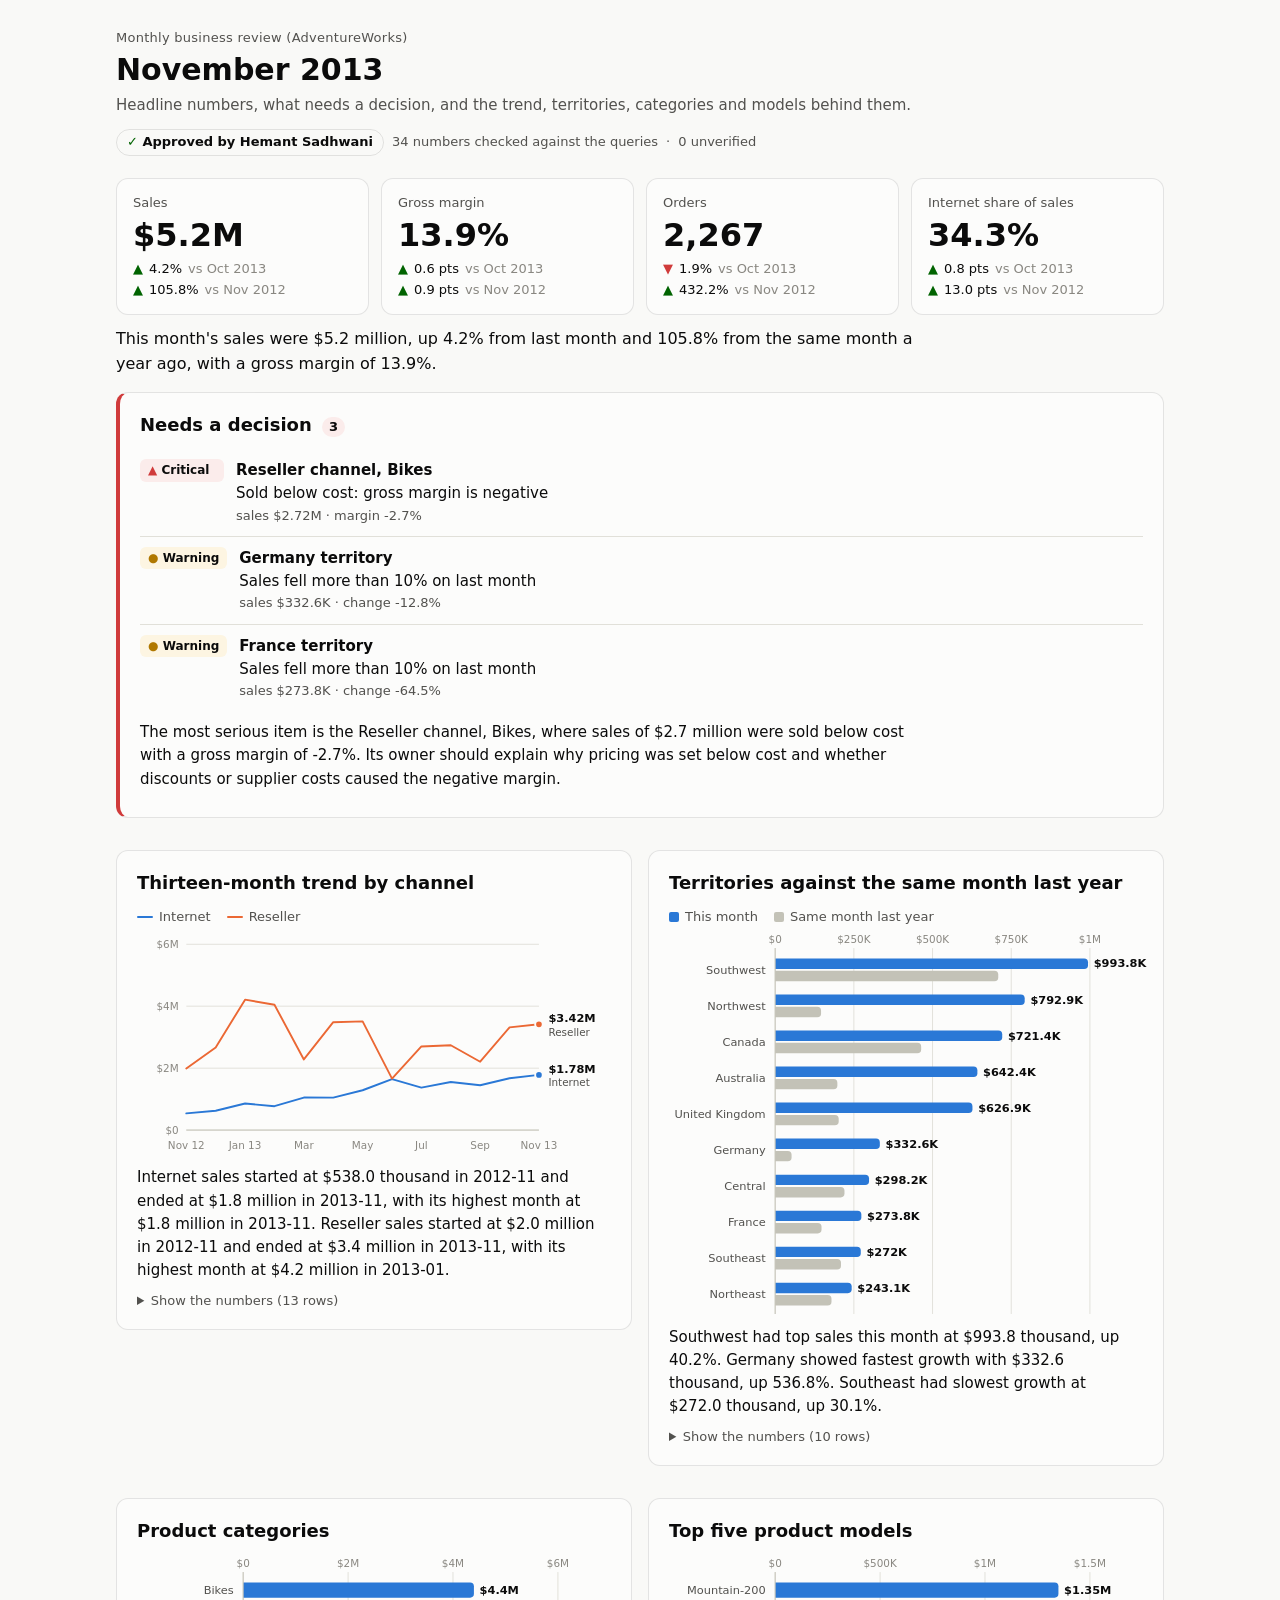
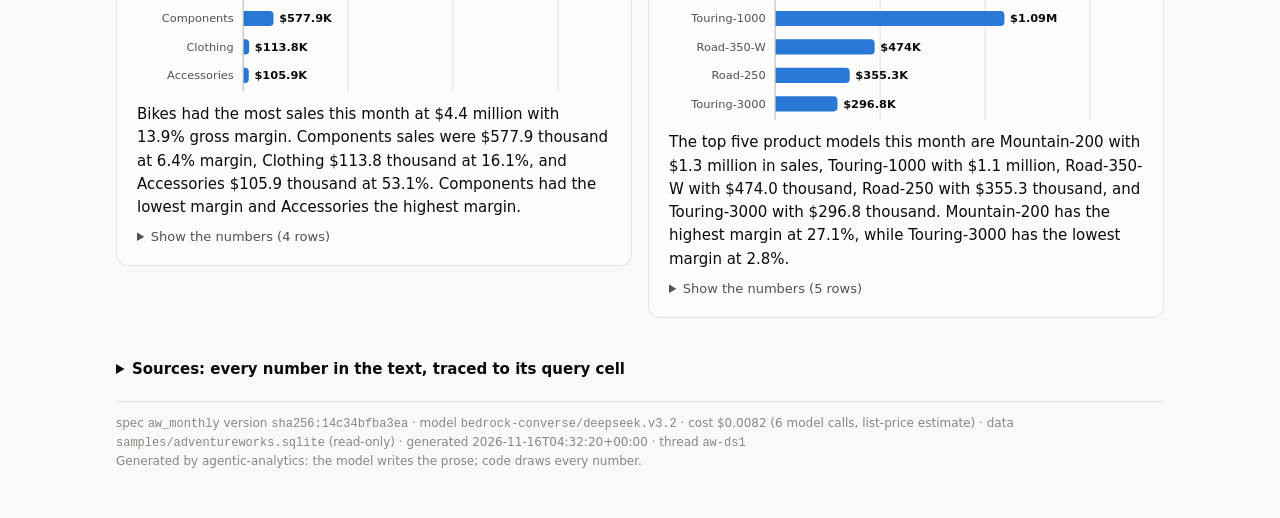
<file: docs/examples/aw_monthly_2013-11.html>
<!doctype html>
<html lang="en"><head><meta charset="utf-8"><meta name="viewport" content="width=device-width,initial-scale=1">
<title>Monthly business review (AdventureWorks), November 2013</title><style>
:root{color-scheme:light;--page:#f9f9f7;--surface:#fcfcfb;--ink:#0b0b0b;--ink2:#52514e;--muted:#898781;
--grid:#e1e0d9;--axis:#c3c2b7;--ring:rgba(11,11,11,.10);--s1:#2a78d6;--s2:#eb6834;--s3:#1baf7a;--ctx:#c3c2b7;
--good:#006300;--bad:#d03b3b;--critical:#d03b3b;--warning:#fab219;--info:#898781;--wash-critical:#fbeceb;--wash-warning:#fdf5e2}
@media (prefers-color-scheme:dark){:root:where(:not([data-theme="light"])){color-scheme:dark;--page:#0d0d0d;--surface:#1a1a19;
--ink:#f0efec;--ink2:#c3c2b7;--grid:#2c2c2a;--axis:#383835;--ring:rgba(255,255,255,.10);--s1:#3987e5;--s2:#d95926;--s3:#199e70;
--ctx:#5f5e59;--good:#0ca30c;--wash-critical:#2e1a1a;--wash-warning:#2e2714}}
:root[data-theme="dark"]{color-scheme:dark;--page:#0d0d0d;--surface:#1a1a19;--ink:#f0efec;--ink2:#c3c2b7;--grid:#2c2c2a;
--axis:#383835;--ring:rgba(255,255,255,.10);--s1:#3987e5;--s2:#d95926;--s3:#199e70;--ctx:#5f5e59;--good:#0ca30c;
--wash-critical:#2e1a1a;--wash-warning:#2e2714}
*{box-sizing:border-box}
body{margin:0;background:var(--page);color:var(--ink);font:15px/1.55 system-ui,-apple-system,"Segoe UI",sans-serif}
.wrap{max-width:1080px;margin:0 auto;padding:28px 16px 48px}
header .eyebrow{color:var(--ink2);font-size:13px;letter-spacing:.02em}
header h1{font-size:30px;line-height:1.2;margin:4px 0 6px;font-weight:650}
header .desc{color:var(--ink2);margin:0 0 12px}
.meta{display:flex;flex-wrap:wrap;gap:8px;align-items:center;font-size:13px;color:var(--ink2)}
.status{display:inline-block;padding:2px 10px;border-radius:999px;border:1px solid var(--ring);font-weight:600;color:var(--ink)}
.status.ok::before{content:"✓ ";color:var(--good)} .status.warn::before{content:"● ";color:var(--warning)}
.status.bad::before{content:"✕ ";color:var(--bad)}
.banner{background:var(--wash-warning);border-radius:8px;padding:10px 14px;margin:16px 0 0}
mark{background:var(--wash-warning);color:var(--ink);padding:0 3px;border-radius:3px}
.tiles{display:grid;grid-template-columns:repeat(auto-fit,minmax(150px,1fr));gap:12px;margin:22px 0 12px}
.tile{background:var(--surface);border:1px solid var(--ring);border-radius:12px;padding:14px 16px}
.tlabel{color:var(--ink2);font-size:13px}
.tvalue{font-size:32px;font-weight:650;line-height:1.15;margin:4px 0 6px}
.deltas{list-style:none;margin:0;padding:0;font-size:13px}
.deltas li{display:flex;gap:6px;align-items:baseline}
.deltas .good span[aria-hidden]{color:var(--good)} .deltas .bad span[aria-hidden]{color:var(--bad)}
.deltas .good{color:var(--ink)} .deltas .bad{color:var(--ink)} .deltas .vs{color:var(--muted)}
.sr{position:absolute;width:1px;height:1px;overflow:hidden;clip:rect(0 0 0 0)}
.summary{font-size:16px;max-width:820px} .summary p{margin:6px 0}
.card{background:var(--surface);border:1px solid var(--ring);border-radius:12px;padding:18px 20px;margin:16px 0}
.card h2{font-size:18px;margin:0 0 10px;font-weight:650}
.grid2{display:grid;grid-template-columns:repeat(auto-fit,minmax(min(460px,100%),1fr));gap:0 16px;align-items:start}
.decide{border-left:4px solid var(--critical)}
.count{display:inline-block;min-width:22px;text-align:center;font-size:13px;border-radius:999px;background:var(--wash-critical);padding:0 7px;margin-left:4px}
.items{list-style:none;padding:0;margin:0 0 10px}
.item{display:flex;gap:12px;align-items:flex-start;padding:10px 0;border-top:1px solid var(--grid)}
.item:first-child{border-top:0}
.chip{flex:0 0 auto;font-size:12px;font-weight:650;border-radius:6px;padding:2px 8px;min-width:84px}
.chip.critical{background:var(--wash-critical)} .chip.critical span{color:var(--critical)}
.chip.warning{background:var(--wash-warning)} .chip.warning span{color:#b07800}
.chip.info{background:var(--grid)}
.area{font-weight:650} .issue{color:var(--ink)} .figs{color:var(--ink2);font-size:13px;font-variant-numeric:tabular-nums}
.allclear{margin:0} .allclear span{color:var(--good)}
.prose p{margin:8px 0;max-width:780px}
.note{color:var(--muted);font-style:italic}
figure{margin:4px 0 8px}
figcaption{color:var(--muted);font-size:12px}
.legend{list-style:none;display:flex;flex-wrap:wrap;gap:16px;padding:0;margin:0 0 4px;font-size:13px;color:var(--ink2)}
.legend li{display:flex;align-items:center;gap:6px}
.key{display:inline-block}.key.line{width:16px;height:2px;border-radius:1px}.key.rect{width:10px;height:10px;border-radius:2px}
.key.s1{background:var(--s1)}.key.s2{background:var(--s2)}.key.s3{background:var(--s3)}.key.ctx{background:var(--ctx)}
svg.chart{width:100%;height:auto;display:block;overflow:visible}
svg .grid{stroke:var(--grid);stroke-width:1} svg .axis{stroke:var(--axis);stroke-width:1}
svg text{font:11px system-ui,-apple-system,"Segoe UI",sans-serif;fill:var(--muted);font-variant-numeric:tabular-nums}
svg .cat{fill:var(--ink2);font-size:12px} svg .val,svg .endlab{fill:var(--ink);font-size:12px;font-weight:600}
svg .endname{fill:var(--ink2);font-size:11px}
svg .line{fill:none;stroke-width:2;stroke-linejoin:round;stroke-linecap:round}
svg .line.s1{stroke:var(--s1)} svg .line.s2{stroke:var(--s2)} svg .line.s3{stroke:var(--s3)} svg .line.ctx{stroke:var(--ctx)}
svg .dot{stroke:var(--surface);stroke-width:2} svg .dot.s1,svg .bar.s1{fill:var(--s1)} svg .dot.s2,svg .bar.s2{fill:var(--s2)}
svg .dot.s3,svg .bar.s3{fill:var(--s3)} svg .dot.ctx,svg .bar.ctx{fill:var(--ctx)}
svg .hit{fill:transparent;outline:none;cursor:default} svg .hit:focus-visible{stroke:var(--s1);stroke-width:1}
svg .crosshair{stroke:var(--axis);stroke-width:1}
.tip{position:fixed;pointer-events:none;background:var(--surface);color:var(--ink);border:1px solid var(--ring);
border-radius:8px;padding:8px 10px;font-size:12px;box-shadow:0 4px 16px rgba(0,0,0,.12);z-index:9;max-width:260px}
.tip .tt{color:var(--ink2);margin-bottom:4px} .tip .tr{display:flex;align-items:center;gap:8px}
.tip .tv{font-weight:650;font-variant-numeric:tabular-nums} .tip .tn{color:var(--ink2)}
.tableview{margin-top:6px} .tableview summary{cursor:pointer;color:var(--ink2);font-size:13px}
.scroll{overflow-x:auto}
table{border-collapse:collapse;font-size:13px;margin:8px 0;min-width:50%}
th,td{text-align:left;padding:5px 10px;border-bottom:1px solid var(--grid)} th{color:var(--ink2);font-weight:600}
td.num{text-align:right;font-variant-numeric:tabular-nums}
details.sources{margin-top:24px} details.sources summary{cursor:pointer;font-weight:600}
details.sources h3{font-size:14px;margin:14px 0 2px}
footer{color:var(--muted);font-size:12px;margin-top:20px;border-top:1px solid var(--grid);padding-top:12px}
code{font:12px ui-monospace,Consolas,monospace}
@media print{body{background:#fff}.card,.tile{break-inside:avoid}.tip{display:none}}
</style></head>
<body><div class="wrap">
<header><div class="eyebrow">Monthly business review (AdventureWorks)</div><h1>November 2013</h1><p class="desc">Headline numbers, what needs a decision, and the trend, territories, categories and models behind them.</p>
<div class="meta"><span class="status ok">Approved by Hemant Sadhwani</span><span>34 numbers checked against the queries</span><span>·</span><span>0 unverified</span></div></header>
<main><div class="tiles"><div class="tile"><div class="tlabel">Sales</div><div class="tvalue" title="$5,197,154.91">$5.2M</div><ul class="deltas"><li class="good"><span aria-hidden="true">▲</span><span class="sr">up</span> 4.2% <span class="vs">vs Oct 2013</span></li><li class="good"><span aria-hidden="true">▲</span><span class="sr">up</span> 105.8% <span class="vs">vs Nov 2012</span></li></ul></div><div class="tile"><div class="tlabel">Gross margin</div><div class="tvalue" title="13.9%">13.9%</div><ul class="deltas"><li class="good"><span aria-hidden="true">▲</span><span class="sr">up</span> 0.6 pts <span class="vs">vs Oct 2013</span></li><li class="good"><span aria-hidden="true">▲</span><span class="sr">up</span> 0.9 pts <span class="vs">vs Nov 2012</span></li></ul></div><div class="tile"><div class="tlabel">Orders</div><div class="tvalue" title="2,267">2,267</div><ul class="deltas"><li class="bad"><span aria-hidden="true">▼</span><span class="sr">down</span> 1.9% <span class="vs">vs Oct 2013</span></li><li class="good"><span aria-hidden="true">▲</span><span class="sr">up</span> 432.2% <span class="vs">vs Nov 2012</span></li></ul></div><div class="tile"><div class="tlabel">Internet share of sales</div><div class="tvalue" title="34.3%">34.3%</div><ul class="deltas"><li class="good"><span aria-hidden="true">▲</span><span class="sr">up</span> 0.8 pts <span class="vs">vs Oct 2013</span></li><li class="good"><span aria-hidden="true">▲</span><span class="sr">up</span> 13.0 pts <span class="vs">vs Nov 2012</span></li></ul></div></div><div class="summary"><p>This month&#x27;s sales were $5.2 million, up 4.2% from last month and 105.8% from the same month a year ago, with a gross margin of 13.9%.</p></div><section class="card decide" aria-labelledby="h-decisions"><h2 id="h-decisions">Needs a decision <span class="count">3</span></h2><ul class="items"><li class="item critical"><span class="chip critical"><span aria-hidden="true">▲</span> Critical</span><div><div class="area">Reseller channel, Bikes</div><div class="issue">Sold below cost: gross margin is negative</div><div class="figs">sales <span title="$2,716,128.86">$2.72M</span> · margin <span title="-2.7%">-2.7%</span></div></div></li><li class="item warning"><span class="chip warning"><span aria-hidden="true">●</span> Warning</span><div><div class="area">Germany territory</div><div class="issue">Sales fell more than 10% on last month</div><div class="figs">sales <span title="$332,627.82">$332.6K</span> · change <span title="-12.8%">-12.8%</span></div></div></li><li class="item warning"><span class="chip warning"><span aria-hidden="true">●</span> Warning</span><div><div class="area">France territory</div><div class="issue">Sales fell more than 10% on last month</div><div class="figs">sales <span title="$273,799.14">$273.8K</span> · change <span title="-64.5%">-64.5%</span></div></div></li></ul><div class="prose"><p>The most serious item is the Reseller channel, Bikes, where sales of $2.7 million were sold below cost with a gross margin of -2.7%. Its owner should explain why pricing was set below cost and whether discounts or supplier costs caused the negative margin.</p></div></section><div class="grid2"><section class="card" aria-labelledby="h-trend"><h2 id="h-trend">Thirteen-month trend by channel</h2><figure><ul class="legend"><li><span class="key line s1"></span>Internet</li><li><span class="key line s2"></span>Reseller</li></ul><svg viewBox="0 0 500 240" class="chart" role="img" aria-label="Internet, Reseller by month"><line class="grid" x1="52" x2="424" y1="210.0" y2="210.0"/><text class="tick" x="44" y="214.0" text-anchor="end">$0</text><line class="grid" x1="52" x2="424" y1="144.7" y2="144.7"/><text class="tick" x="44" y="148.7" text-anchor="end">$2M</text><line class="grid" x1="52" x2="424" y1="79.3" y2="79.3"/><text class="tick" x="44" y="83.3" text-anchor="end">$4M</text><line class="grid" x1="52" x2="424" y1="14.0" y2="14.0"/><text class="tick" x="44" y="18.0" text-anchor="end">$6M</text><line class="axis" x1="52" x2="424" y1="210.0" y2="210.0"/><text class="tick" x="52.0" y="230" text-anchor="middle">Nov 12</text><text class="tick" x="114.0" y="230" text-anchor="middle">Jan 13</text><text class="tick" x="176.0" y="230" text-anchor="middle">Mar</text><text class="tick" x="238.0" y="230" text-anchor="middle">May</text><text class="tick" x="300.0" y="230" text-anchor="middle">Jul</text><text class="tick" x="362.0" y="230" text-anchor="middle">Sep</text><text class="tick" x="424.0" y="230" text-anchor="middle">Nov 13</text><path class="line s1" d="M52.0,192.4L83.0,189.6L114.0,182.0L145.0,184.8L176.0,175.7L207.0,175.8L238.0,168.0L269.0,156.3L300.0,165.2L331.0,159.3L362.0,162.7L393.0,155.3L424.0,151.8"/><path class="line s2" d="M52.0,145.1L83.0,122.9L114.0,72.4L145.0,77.8L176.0,135.5L207.0,96.2L238.0,95.3L269.0,155.7L300.0,121.8L331.0,120.5L362.0,137.9L393.0,101.7L424.0,98.4"/><circle class="dot s1" cx="424.0" cy="151.8" r="4"/><text class="endlab" x="434.0" y="149.8">$1.78M</text><text class="endname" x="434.0" y="163.8">Internet</text><circle class="dot s2" cx="424.0" cy="98.4" r="4"/><text class="endlab" x="434.0" y="96.4">$3.42M</text><text class="endname" x="434.0" y="110.4">Reseller</text><line class="crosshair" x1="0" x2="0" y1="14" y2="210" visibility="hidden"/><rect class="hit" tabindex="0" x="48.0" y="14" width="31.0" height="196" data-x="52.0" data-tip="{&quot;t&quot;: &quot;November 2012&quot;, &quot;r&quot;: [[&quot;$537,955.52&quot;, &quot;Internet&quot;, &quot;s1&quot;], [&quot;$1,987,872.71&quot;, &quot;Reseller&quot;, &quot;s2&quot;]]}"/><rect class="hit" tabindex="0" x="67.5" y="14" width="31.0" height="196" data-x="83.0" data-tip="{&quot;t&quot;: &quot;December 2012&quot;, &quot;r&quot;: [[&quot;$624,502.17&quot;, &quot;Internet&quot;, &quot;s1&quot;], [&quot;$2,665,650.54&quot;, &quot;Reseller&quot;, &quot;s2&quot;]]}"/><rect class="hit" tabindex="0" x="98.5" y="14" width="31.0" height="196" data-x="114.0" data-tip="{&quot;t&quot;: &quot;January 2013&quot;, &quot;r&quot;: [[&quot;$857,689.91&quot;, &quot;Internet&quot;, &quot;s1&quot;], [&quot;$4,212,971.51&quot;, &quot;Reseller&quot;, &quot;s2&quot;]]}"/><rect class="hit" tabindex="0" x="129.5" y="14" width="31.0" height="196" data-x="145.0" data-tip="{&quot;t&quot;: &quot;February 2013&quot;, &quot;r&quot;: [[&quot;$771,348.74&quot;, &quot;Internet&quot;, &quot;s1&quot;], [&quot;$4,047,574.04&quot;, &quot;Reseller&quot;, &quot;s2&quot;]]}"/><rect class="hit" tabindex="0" x="160.5" y="14" width="31.0" height="196" data-x="176.0" data-tip="{&quot;t&quot;: &quot;March 2013&quot;, &quot;r&quot;: [[&quot;$1,049,907.39&quot;, &quot;Internet&quot;, &quot;s1&quot;], [&quot;$2,282,115.88&quot;, &quot;Reseller&quot;, &quot;s2&quot;]]}"/><rect class="hit" tabindex="0" x="191.5" y="14" width="31.0" height="196" data-x="207.0" data-tip="{&quot;t&quot;: &quot;April 2013&quot;, &quot;r&quot;: [[&quot;$1,046,022.77&quot;, &quot;Internet&quot;, &quot;s1&quot;], [&quot;$3,483,161.40&quot;, &quot;Reseller&quot;, &quot;s2&quot;]]}"/><rect class="hit" tabindex="0" x="222.5" y="14" width="31.0" height="196" data-x="238.0" data-tip="{&quot;t&quot;: &quot;May 2013&quot;, &quot;r&quot;: [[&quot;$1,284,592.93&quot;, &quot;Internet&quot;, &quot;s1&quot;], [&quot;$3,510,948.73&quot;, &quot;Reseller&quot;, &quot;s2&quot;]]}"/><rect class="hit" tabindex="0" x="253.5" y="14" width="31.0" height="196" data-x="269.0" data-tip="{&quot;t&quot;: &quot;June 2013&quot;, &quot;r&quot;: [[&quot;$1,643,177.78&quot;, &quot;Internet&quot;, &quot;s1&quot;], [&quot;$1,662,547.32&quot;, &quot;Reseller&quot;, &quot;s2&quot;]]}"/><rect class="hit" tabindex="0" x="284.5" y="14" width="31.0" height="196" data-x="300.0" data-tip="{&quot;t&quot;: &quot;July 2013&quot;, &quot;r&quot;: [[&quot;$1,371,675.81&quot;, &quot;Internet&quot;, &quot;s1&quot;], [&quot;$2,699,300.79&quot;, &quot;Reseller&quot;, &quot;s2&quot;]]}"/><rect class="hit" tabindex="0" x="315.5" y="14" width="31.0" height="196" data-x="331.0" data-tip="{&quot;t&quot;: &quot;August 2013&quot;, &quot;r&quot;: [[&quot;$1,551,065.56&quot;, &quot;Internet&quot;, &quot;s1&quot;], [&quot;$2,738,653.62&quot;, &quot;Reseller&quot;, &quot;s2&quot;]]}"/><rect class="hit" tabindex="0" x="346.5" y="14" width="31.0" height="196" data-x="362.0" data-tip="{&quot;t&quot;: &quot;September 2013&quot;, &quot;r&quot;: [[&quot;$1,447,495.69&quot;, &quot;Internet&quot;, &quot;s1&quot;], [&quot;$2,206,725.22&quot;, &quot;Reseller&quot;, &quot;s2&quot;]]}"/><rect class="hit" tabindex="0" x="377.5" y="14" width="31.0" height="196" data-x="393.0" data-tip="{&quot;t&quot;: &quot;October 2013&quot;, &quot;r&quot;: [[&quot;$1,673,293.41&quot;, &quot;Internet&quot;, &quot;s1&quot;], [&quot;$3,314,600.78&quot;, &quot;Reseller&quot;, &quot;s2&quot;]]}"/><rect class="hit" tabindex="0" x="408.5" y="14" width="31.0" height="196" data-x="424.0" data-tip="{&quot;t&quot;: &quot;November 2013&quot;, &quot;r&quot;: [[&quot;$1,780,920.06&quot;, &quot;Internet&quot;, &quot;s1&quot;], [&quot;$3,416,234.85&quot;, &quot;Reseller&quot;, &quot;s2&quot;]]}"/></svg></figure><div class="prose"><p>Internet sales started at $538.0 thousand in 2012-11 and ended at $1.8 million in 2013-11, with its highest month at $1.8 million in 2013-11. Reseller sales started at $2.0 million in 2012-11 and ended at $3.4 million in 2013-11, with its highest month at $4.2 million in 2013-01.</p></div><details class="tableview"><summary>Show the numbers (13 rows)</summary><div class="scroll"><table><thead><tr><th>month</th><th>internet_sales</th><th>reseller_sales</th><th>internet_note</th><th>reseller_note</th></tr></thead><tbody><tr><td class="">Nov 2012</td><td class="num">$537,955.52</td><td class="num">$1,987,872.71</td><td class="">lowest internet month</td><td class=""></td></tr><tr><td class="">Dec 2012</td><td class="num">$624,502.17</td><td class="num">$2,665,650.54</td><td class=""></td><td class=""></td></tr><tr><td class="">Jan 2013</td><td class="num">$857,689.91</td><td class="num">$4,212,971.51</td><td class=""></td><td class="">highest reseller month</td></tr><tr><td class="">Feb 2013</td><td class="num">$771,348.74</td><td class="num">$4,047,574.04</td><td class=""></td><td class=""></td></tr><tr><td class="">Mar 2013</td><td class="num">$1,049,907.39</td><td class="num">$2,282,115.88</td><td class=""></td><td class=""></td></tr><tr><td class="">Apr 2013</td><td class="num">$1,046,022.77</td><td class="num">$3,483,161.40</td><td class=""></td><td class=""></td></tr><tr><td class="">May 2013</td><td class="num">$1,284,592.93</td><td class="num">$3,510,948.73</td><td class=""></td><td class=""></td></tr><tr><td class="">Jun 2013</td><td class="num">$1,643,177.78</td><td class="num">$1,662,547.32</td><td class=""></td><td class="">lowest reseller month</td></tr><tr><td class="">Jul 2013</td><td class="num">$1,371,675.81</td><td class="num">$2,699,300.79</td><td class=""></td><td class=""></td></tr><tr><td class="">Aug 2013</td><td class="num">$1,551,065.56</td><td class="num">$2,738,653.62</td><td class=""></td><td class=""></td></tr><tr><td class="">Sep 2013</td><td class="num">$1,447,495.69</td><td class="num">$2,206,725.22</td><td class=""></td><td class=""></td></tr><tr><td class="">Oct 2013</td><td class="num">$1,673,293.41</td><td class="num">$3,314,600.78</td><td class=""></td><td class=""></td></tr><tr><td class="">Nov 2013</td><td class="num">$1,780,920.06</td><td class="num">$3,416,234.85</td><td class="">highest internet month</td><td class=""></td></tr></tbody></table></div></details></section><section class="card" aria-labelledby="h-territories"><h2 id="h-territories">Territories against the same month last year</h2><figure><ul class="legend"><li><span class="key rect s1"></span>This month</li><li><span class="key rect ctx"></span>Same month last year</li></ul><svg viewBox="0 0 500 408" class="chart" role="img" aria-label="This month, Same month last year by territory"><line class="grid" x1="112.0" x2="112.0" y1="18" y2="404"/><text class="tick" x="112.0" y="13" text-anchor="middle">$0</text><line class="grid" x1="195.0" x2="195.0" y1="18" y2="404"/><text class="tick" x="195.0" y="13" text-anchor="middle">$250K</text><line class="grid" x1="278.0" x2="278.0" y1="18" y2="404"/><text class="tick" x="278.0" y="13" text-anchor="middle">$500K</text><line class="grid" x1="361.0" x2="361.0" y1="18" y2="404"/><text class="tick" x="361.0" y="13" text-anchor="middle">$750K</text><line class="grid" x1="444.0" x2="444.0" y1="18" y2="404"/><text class="tick" x="444.0" y="13" text-anchor="middle">$1M</text><text class="cat" x="102" y="45.0" text-anchor="end">Southwest</text><path class="bar s1" d="M112.0,29.0h326.0a4.0,4.0 0 0 1 4.0,4.0v3.0a4.0,4.0 0 0 1 -4.0,4.0h-326.0z"/><text class="val" x="448.0" y="38.5">$993.8K</text><path class="bar ctx" d="M112.0,42.0h231.3a4.0,4.0 0 0 1 4.0,4.0v3.0a4.0,4.0 0 0 1 -4.0,4.0h-231.3z"/><rect class="hit" tabindex="0" x="0" y="24.0" width="500" height="38.0" data-tip="{&quot;t&quot;: &quot;Southwest&quot;, &quot;r&quot;: [[&quot;$993,840.24&quot;, &quot;This month&quot;, &quot;s1&quot;], [&quot;$708,845.12&quot;, &quot;Same month last year&quot;, &quot;ctx&quot;]]}"/><text class="cat" x="102" y="83.0" text-anchor="end">Northwest</text><path class="bar s1" d="M112.0,67.0h259.2a4.0,4.0 0 0 1 4.0,4.0v3.0a4.0,4.0 0 0 1 -4.0,4.0h-259.2z"/><text class="val" x="381.2" y="76.5">$792.9K</text><path class="bar ctx" d="M112.0,80.0h44.4a4.0,4.0 0 0 1 4.0,4.0v3.0a4.0,4.0 0 0 1 -4.0,4.0h-44.4z"/><rect class="hit" tabindex="0" x="0" y="62.0" width="500" height="38.0" data-tip="{&quot;t&quot;: &quot;Northwest&quot;, &quot;r&quot;: [[&quot;$792,892.84&quot;, &quot;This month&quot;, &quot;s1&quot;], [&quot;$145,932.18&quot;, &quot;Same month last year&quot;, &quot;ctx&quot;]]}"/><text class="cat" x="102" y="121.0" text-anchor="end">Canada</text><path class="bar s1" d="M112.0,105.0h235.5a4.0,4.0 0 0 1 4.0,4.0v3.0a4.0,4.0 0 0 1 -4.0,4.0h-235.5z"/><text class="val" x="357.5" y="114.5">$721.4K</text><path class="bar ctx" d="M112.0,118.0h150.0a4.0,4.0 0 0 1 4.0,4.0v3.0a4.0,4.0 0 0 1 -4.0,4.0h-150.0z"/><rect class="hit" tabindex="0" x="0" y="100.0" width="500" height="38.0" data-tip="{&quot;t&quot;: &quot;Canada&quot;, &quot;r&quot;: [[&quot;$721,444.34&quot;, &quot;This month&quot;, &quot;s1&quot;], [&quot;$463,909.52&quot;, &quot;Same month last year&quot;, &quot;ctx&quot;]]}"/><text class="cat" x="102" y="159.0" text-anchor="end">Australia</text><path class="bar s1" d="M112.0,143.0h209.3a4.0,4.0 0 0 1 4.0,4.0v3.0a4.0,4.0 0 0 1 -4.0,4.0h-209.3z"/><text class="val" x="331.3" y="152.5">$642.4K</text><path class="bar ctx" d="M112.0,156.0h61.6a4.0,4.0 0 0 1 4.0,4.0v3.0a4.0,4.0 0 0 1 -4.0,4.0h-61.6z"/><rect class="hit" tabindex="0" x="0" y="138.0" width="500" height="38.0" data-tip="{&quot;t&quot;: &quot;Australia&quot;, &quot;r&quot;: [[&quot;$642,381.00&quot;, &quot;This month&quot;, &quot;s1&quot;], [&quot;$197,702.57&quot;, &quot;Same month last year&quot;, &quot;ctx&quot;]]}"/><text class="cat" x="102" y="197.0" text-anchor="end">United Kingdom</text><path class="bar s1" d="M112.0,181.0h204.1a4.0,4.0 0 0 1 4.0,4.0v3.0a4.0,4.0 0 0 1 -4.0,4.0h-204.1z"/><text class="val" x="326.1" y="190.5">$626.9K</text><path class="bar ctx" d="M112.0,194.0h63.0a4.0,4.0 0 0 1 4.0,4.0v3.0a4.0,4.0 0 0 1 -4.0,4.0h-63.0z"/><rect class="hit" tabindex="0" x="0" y="176.0" width="500" height="38.0" data-tip="{&quot;t&quot;: &quot;United Kingdom&quot;, &quot;r&quot;: [[&quot;$626,859.86&quot;, &quot;This month&quot;, &quot;s1&quot;], [&quot;$201,700.69&quot;, &quot;Same month last year&quot;, &quot;ctx&quot;]]}"/><text class="cat" x="102" y="235.0" text-anchor="end">Germany</text><path class="bar s1" d="M112.0,219.0h106.4a4.0,4.0 0 0 1 4.0,4.0v3.0a4.0,4.0 0 0 1 -4.0,4.0h-106.4z"/><text class="val" x="228.4" y="228.5">$332.6K</text><path class="bar ctx" d="M112.0,232.0h13.3a4.0,4.0 0 0 1 4.0,4.0v3.0a4.0,4.0 0 0 1 -4.0,4.0h-13.3z"/><rect class="hit" tabindex="0" x="0" y="214.0" width="500" height="38.0" data-tip="{&quot;t&quot;: &quot;Germany&quot;, &quot;r&quot;: [[&quot;$332,627.82&quot;, &quot;This month&quot;, &quot;s1&quot;], [&quot;$52,233.34&quot;, &quot;Same month last year&quot;, &quot;ctx&quot;]]}"/><text class="cat" x="102" y="273.0" text-anchor="end">Central</text><path class="bar s1" d="M112.0,257.0h95.0a4.0,4.0 0 0 1 4.0,4.0v3.0a4.0,4.0 0 0 1 -4.0,4.0h-95.0z"/><text class="val" x="217.0" y="266.5">$298.2K</text><path class="bar ctx" d="M112.0,270.0h69.1a4.0,4.0 0 0 1 4.0,4.0v3.0a4.0,4.0 0 0 1 -4.0,4.0h-69.1z"/><rect class="hit" tabindex="0" x="0" y="252.0" width="500" height="38.0" data-tip="{&quot;t&quot;: &quot;Central&quot;, &quot;r&quot;: [[&quot;$298,183.67&quot;, &quot;This month&quot;, &quot;s1&quot;], [&quot;$220,321.84&quot;, &quot;Same month last year&quot;, &quot;ctx&quot;]]}"/><text class="cat" x="102" y="311.0" text-anchor="end">France</text><path class="bar s1" d="M112.0,295.0h86.9a4.0,4.0 0 0 1 4.0,4.0v3.0a4.0,4.0 0 0 1 -4.0,4.0h-86.9z"/><text class="val" x="208.9" y="304.5">$273.8K</text><path class="bar ctx" d="M112.0,308.0h44.9a4.0,4.0 0 0 1 4.0,4.0v3.0a4.0,4.0 0 0 1 -4.0,4.0h-44.9z"/><rect class="hit" tabindex="0" x="0" y="290.0" width="500" height="38.0" data-tip="{&quot;t&quot;: &quot;France&quot;, &quot;r&quot;: [[&quot;$273,799.14&quot;, &quot;This month&quot;, &quot;s1&quot;], [&quot;$147,208.26&quot;, &quot;Same month last year&quot;, &quot;ctx&quot;]]}"/><text class="cat" x="102" y="349.0" text-anchor="end">Southeast</text><path class="bar s1" d="M112.0,333.0h86.3a4.0,4.0 0 0 1 4.0,4.0v3.0a4.0,4.0 0 0 1 -4.0,4.0h-86.3z"/><text class="val" x="208.3" y="342.5">$272K</text><path class="bar ctx" d="M112.0,346.0h65.4a4.0,4.0 0 0 1 4.0,4.0v3.0a4.0,4.0 0 0 1 -4.0,4.0h-65.4z"/><rect class="hit" tabindex="0" x="0" y="328.0" width="500" height="38.0" data-tip="{&quot;t&quot;: &quot;Southeast&quot;, &quot;r&quot;: [[&quot;$272,044.48&quot;, &quot;This month&quot;, &quot;s1&quot;], [&quot;$209,090.14&quot;, &quot;Same month last year&quot;, &quot;ctx&quot;]]}"/><text class="cat" x="102" y="387.0" text-anchor="end">Northeast</text><path class="bar s1" d="M112.0,371.0h76.7a4.0,4.0 0 0 1 4.0,4.0v3.0a4.0,4.0 0 0 1 -4.0,4.0h-76.7z"/><text class="val" x="198.7" y="380.5">$243.1K</text><path class="bar ctx" d="M112.0,384.0h55.4a4.0,4.0 0 0 1 4.0,4.0v3.0a4.0,4.0 0 0 1 -4.0,4.0h-55.4z"/><rect class="hit" tabindex="0" x="0" y="366.0" width="500" height="38.0" data-tip="{&quot;t&quot;: &quot;Northeast&quot;, &quot;r&quot;: [[&quot;$243,081.53&quot;, &quot;This month&quot;, &quot;s1&quot;], [&quot;$178,884.55&quot;, &quot;Same month last year&quot;, &quot;ctx&quot;]]}"/><line class="axis" x1="112" x2="112" y1="18" y2="404"/></svg></figure><div class="prose"><p>Southwest had top sales this month at $993.8 thousand, up 40.2%. Germany showed fastest growth with $332.6 thousand, up 536.8%. Southeast had slowest growth at $272.0 thousand, up 30.1%.</p></div><details class="tableview"><summary>Show the numbers (10 rows)</summary><div class="scroll"><table><thead><tr><th>territory</th><th>sales</th><th>sales_year_ago</th><th>change_pct</th><th>note</th></tr></thead><tbody><tr><td class="">Southwest</td><td class="num">$993,840.24</td><td class="num">$708,845.12</td><td class="num">40.2%</td><td class="">top sales</td></tr><tr><td class="">Northwest</td><td class="num">$792,892.84</td><td class="num">$145,932.18</td><td class="num">443.3%</td><td class=""></td></tr><tr><td class="">Canada</td><td class="num">$721,444.34</td><td class="num">$463,909.52</td><td class="num">55.5%</td><td class=""></td></tr><tr><td class="">Australia</td><td class="num">$642,381.00</td><td class="num">$197,702.57</td><td class="num">224.9%</td><td class=""></td></tr><tr><td class="">United Kingdom</td><td class="num">$626,859.86</td><td class="num">$201,700.69</td><td class="num">210.8%</td><td class=""></td></tr><tr><td class="">Germany</td><td class="num">$332,627.82</td><td class="num">$52,233.34</td><td class="num">536.8%</td><td class="">fastest growth</td></tr><tr><td class="">Central</td><td class="num">$298,183.67</td><td class="num">$220,321.84</td><td class="num">35.3%</td><td class=""></td></tr><tr><td class="">France</td><td class="num">$273,799.14</td><td class="num">$147,208.26</td><td class="num">86.0%</td><td class=""></td></tr><tr><td class="">Southeast</td><td class="num">$272,044.48</td><td class="num">$209,090.14</td><td class="num">30.1%</td><td class="">slowest growth</td></tr><tr><td class="">Northeast</td><td class="num">$243,081.53</td><td class="num">$178,884.55</td><td class="num">35.9%</td><td class=""></td></tr></tbody></table></div></details></section><section class="card" aria-labelledby="h-categories"><h2 id="h-categories">Product categories</h2><figure><svg viewBox="0 0 500 148" class="chart" role="img" aria-label="Sales by category"><line class="grid" x1="112.0" x2="112.0" y1="18" y2="144"/><text class="tick" x="112.0" y="13" text-anchor="middle">$0</text><line class="grid" x1="222.7" x2="222.7" y1="18" y2="144"/><text class="tick" x="222.7" y="13" text-anchor="middle">$2M</text><line class="grid" x1="333.3" x2="333.3" y1="18" y2="144"/><text class="tick" x="333.3" y="13" text-anchor="middle">$4M</text><line class="grid" x1="444.0" x2="444.0" y1="18" y2="144"/><text class="tick" x="444.0" y="13" text-anchor="middle">$6M</text><text class="cat" x="102" y="41.0" text-anchor="end">Bikes</text><path class="bar s1" d="M112.0,29.0h239.4a4.0,4.0 0 0 1 4.0,4.0v8.0a4.0,4.0 0 0 1 -4.0,4.0h-239.4z"/><text class="val" x="361.4" y="41.0">$4.4M</text><rect class="hit" tabindex="0" x="0" y="24.0" width="500" height="30.0" data-tip="{&quot;t&quot;: &quot;Bikes&quot;, &quot;r&quot;: [[&quot;$4,399,626.89&quot;, &quot;Sales&quot;, &quot;s1&quot;]]}"/><text class="cat" x="102" y="71.0" text-anchor="end">Components</text><path class="bar s1" d="M112.0,59.0h28.0a4.0,4.0 0 0 1 4.0,4.0v8.0a4.0,4.0 0 0 1 -4.0,4.0h-28.0z"/><text class="val" x="150.0" y="71.0">$577.9K</text><rect class="hit" tabindex="0" x="0" y="54.0" width="500" height="30.0" data-tip="{&quot;t&quot;: &quot;Components&quot;, &quot;r&quot;: [[&quot;$577,852.35&quot;, &quot;Sales&quot;, &quot;s1&quot;]]}"/><text class="cat" x="102" y="101.0" text-anchor="end">Clothing</text><path class="bar s1" d="M112.0,89.0h2.3a4.0,4.0 0 0 1 4.0,4.0v8.0a4.0,4.0 0 0 1 -4.0,4.0h-2.3z"/><text class="val" x="124.3" y="101.0">$113.8K</text><rect class="hit" tabindex="0" x="0" y="84.0" width="500" height="30.0" data-tip="{&quot;t&quot;: &quot;Clothing&quot;, &quot;r&quot;: [[&quot;$113,796.83&quot;, &quot;Sales&quot;, &quot;s1&quot;]]}"/><text class="cat" x="102" y="131.0" text-anchor="end">Accessories</text><path class="bar s1" d="M112.0,119.0h1.9a4.0,4.0 0 0 1 4.0,4.0v8.0a4.0,4.0 0 0 1 -4.0,4.0h-1.9z"/><text class="val" x="123.9" y="131.0">$105.9K</text><rect class="hit" tabindex="0" x="0" y="114.0" width="500" height="30.0" data-tip="{&quot;t&quot;: &quot;Accessories&quot;, &quot;r&quot;: [[&quot;$105,878.84&quot;, &quot;Sales&quot;, &quot;s1&quot;]]}"/><line class="axis" x1="112" x2="112" y1="18" y2="144"/></svg></figure><div class="prose"><p>Bikes had the most sales this month at $4.4 million with 13.9% gross margin. Components sales were $577.9 thousand at 6.4% margin, Clothing $113.8 thousand at 16.1%, and Accessories $105.9 thousand at 53.1%. Components had the lowest margin and Accessories the highest margin.</p></div><details class="tableview"><summary>Show the numbers (4 rows)</summary><div class="scroll"><table><thead><tr><th>category</th><th>sales</th><th>margin_pct</th><th>note</th></tr></thead><tbody><tr><td class="">Bikes</td><td class="num">$4,399,626.89</td><td class="num">13.9%</td><td class="">most sales</td></tr><tr><td class="">Components</td><td class="num">$577,852.35</td><td class="num">6.4%</td><td class="">lowest margin</td></tr><tr><td class="">Clothing</td><td class="num">$113,796.83</td><td class="num">16.1%</td><td class=""></td></tr><tr><td class="">Accessories</td><td class="num">$105,878.84</td><td class="num">53.1%</td><td class="">highest margin</td></tr></tbody></table></div></details></section><section class="card" aria-labelledby="h-top_models"><h2 id="h-top_models">Top five product models</h2><figure><svg viewBox="0 0 500 178" class="chart" role="img" aria-label="Sales by model"><line class="grid" x1="112.0" x2="112.0" y1="18" y2="174"/><text class="tick" x="112.0" y="13" text-anchor="middle">$0</text><line class="grid" x1="222.7" x2="222.7" y1="18" y2="174"/><text class="tick" x="222.7" y="13" text-anchor="middle">$500K</text><line class="grid" x1="333.3" x2="333.3" y1="18" y2="174"/><text class="tick" x="333.3" y="13" text-anchor="middle">$1M</text><line class="grid" x1="444.0" x2="444.0" y1="18" y2="174"/><text class="tick" x="444.0" y="13" text-anchor="middle">$1.5M</text><text class="cat" x="102" y="41.0" text-anchor="end">Mountain-200</text><path class="bar s1" d="M112.0,29.0h294.8a4.0,4.0 0 0 1 4.0,4.0v8.0a4.0,4.0 0 0 1 -4.0,4.0h-294.8z"/><text class="val" x="416.8" y="41.0">$1.35M</text><rect class="hit" tabindex="0" x="0" y="24.0" width="500" height="30.0" data-tip="{&quot;t&quot;: &quot;Mountain-200&quot;, &quot;r&quot;: [[&quot;$1,349,783.15&quot;, &quot;Sales&quot;, &quot;s1&quot;]]}"/><text class="cat" x="102" y="71.0" text-anchor="end">Touring-1000</text><path class="bar s1" d="M112.0,59.0h237.8a4.0,4.0 0 0 1 4.0,4.0v8.0a4.0,4.0 0 0 1 -4.0,4.0h-237.8z"/><text class="val" x="359.8" y="71.0">$1.09M</text><rect class="hit" tabindex="0" x="0" y="54.0" width="500" height="30.0" data-tip="{&quot;t&quot;: &quot;Touring-1000&quot;, &quot;r&quot;: [[&quot;$1,092,430.46&quot;, &quot;Sales&quot;, &quot;s1&quot;]]}"/><text class="cat" x="102" y="101.0" text-anchor="end">Road-350-W</text><path class="bar s1" d="M112.0,89.0h100.9a4.0,4.0 0 0 1 4.0,4.0v8.0a4.0,4.0 0 0 1 -4.0,4.0h-100.9z"/><text class="val" x="222.9" y="101.0">$474K</text><rect class="hit" tabindex="0" x="0" y="84.0" width="500" height="30.0" data-tip="{&quot;t&quot;: &quot;Road-350-W&quot;, &quot;r&quot;: [[&quot;$474,033.25&quot;, &quot;Sales&quot;, &quot;s1&quot;]]}"/><text class="cat" x="102" y="131.0" text-anchor="end">Road-250</text><path class="bar s1" d="M112.0,119.0h74.6a4.0,4.0 0 0 1 4.0,4.0v8.0a4.0,4.0 0 0 1 -4.0,4.0h-74.6z"/><text class="val" x="196.6" y="131.0">$355.3K</text><rect class="hit" tabindex="0" x="0" y="114.0" width="500" height="30.0" data-tip="{&quot;t&quot;: &quot;Road-250&quot;, &quot;r&quot;: [[&quot;$355,263.09&quot;, &quot;Sales&quot;, &quot;s1&quot;]]}"/><text class="cat" x="102" y="161.0" text-anchor="end">Touring-3000</text><path class="bar s1" d="M112.0,149.0h61.7a4.0,4.0 0 0 1 4.0,4.0v8.0a4.0,4.0 0 0 1 -4.0,4.0h-61.7z"/><text class="val" x="183.7" y="161.0">$296.8K</text><rect class="hit" tabindex="0" x="0" y="144.0" width="500" height="30.0" data-tip="{&quot;t&quot;: &quot;Touring-3000&quot;, &quot;r&quot;: [[&quot;$296,830.43&quot;, &quot;Sales&quot;, &quot;s1&quot;]]}"/><line class="axis" x1="112" x2="112" y1="18" y2="174"/></svg></figure><div class="prose"><p>The top five product models this month are Mountain-200 with $1.3 million in sales, Touring-1000 with $1.1 million, Road-350-W with $474.0 thousand, Road-250 with $355.3 thousand, and Touring-3000 with $296.8 thousand. Mountain-200 has the highest margin at 27.1%, while Touring-3000 has the lowest margin at 2.8%.</p></div><details class="tableview"><summary>Show the numbers (5 rows)</summary><div class="scroll"><table><thead><tr><th>model</th><th>sales</th><th>margin_pct</th><th>note</th></tr></thead><tbody><tr><td class="">Mountain-200</td><td class="num">$1,349,783.15</td><td class="num">27.1%</td><td class="">highest margin of the five</td></tr><tr><td class="">Touring-1000</td><td class="num">$1,092,430.46</td><td class="num">8.4%</td><td class=""></td></tr><tr><td class="">Road-350-W</td><td class="num">$474,033.25</td><td class="num">9.6%</td><td class=""></td></tr><tr><td class="">Road-250</td><td class="num">$355,263.09</td><td class="num">6.8%</td><td class=""></td></tr><tr><td class="">Touring-3000</td><td class="num">$296,830.43</td><td class="num">2.8%</td><td class="">lowest margin of the five</td></tr></tbody></table></div></details></section></div>
<details class="sources"><summary>Sources: every number in the text, traced to its query cell</summary>
<p>Each number in the text matched (within 0.5%) a cell returned by that section's read-only SQL query. Tiles, charts and tables are drawn by code from the same rows.</p><h3>Headline</h3><table><tbody><tr><td><code>margin_pct[0]</code></td><td class="num">13.9</td></tr><tr><td><code>sales[0]</code></td><td class="num">5197154.91</td></tr><tr><td><code>sales_vs_prior_pct[0]</code></td><td class="num">4.2</td></tr><tr><td><code>sales_vs_year_pct[0]</code></td><td class="num">105.8</td></tr></tbody></table><h3>Needs a decision</h3><table><tbody><tr><td><code>margin_pct[0]</code></td><td class="num">-2.7</td></tr><tr><td><code>sales[0]</code></td><td class="num">2716128.86</td></tr></tbody></table><h3>Thirteen-month trend by channel</h3><table><tbody><tr><td><code>internet_sales[0]</code></td><td class="num">537955.52</td></tr><tr><td><code>internet_sales[12]</code></td><td class="num">1780920.06</td></tr><tr><td><code>reseller_sales[0]</code></td><td class="num">1987872.71</td></tr><tr><td><code>reseller_sales[2]</code></td><td class="num">4212971.51</td></tr><tr><td><code>reseller_sales[12]</code></td><td class="num">3416234.85</td></tr></tbody></table><h3>Territories against the same month last year</h3><table><tbody><tr><td><code>change_pct[0]</code></td><td class="num">40.2</td></tr><tr><td><code>change_pct[5]</code></td><td class="num">536.8</td></tr><tr><td><code>change_pct[8]</code></td><td class="num">30.1</td></tr><tr><td><code>sales[0]</code></td><td class="num">993840.24</td></tr><tr><td><code>sales[5]</code></td><td class="num">332627.82</td></tr><tr><td><code>sales[8]</code></td><td class="num">272044.48</td></tr></tbody></table><h3>Product categories</h3><table><tbody><tr><td><code>margin_pct[0]</code></td><td class="num">13.9</td></tr><tr><td><code>margin_pct[1]</code></td><td class="num">6.4</td></tr><tr><td><code>margin_pct[2]</code></td><td class="num">16.1</td></tr><tr><td><code>margin_pct[3]</code></td><td class="num">53.1</td></tr><tr><td><code>sales[0]</code></td><td class="num">4399626.89</td></tr><tr><td><code>sales[1]</code></td><td class="num">577852.35</td></tr><tr><td><code>sales[2]</code></td><td class="num">113796.83</td></tr><tr><td><code>sales[3]</code></td><td class="num">105878.84</td></tr></tbody></table><h3>Top five product models</h3><table><tbody><tr><td><code>margin_pct[0]</code></td><td class="num">27.1</td></tr><tr><td><code>margin_pct[4]</code></td><td class="num">2.8</td></tr><tr><td><code>sales[0]</code></td><td class="num">1349783.15</td></tr><tr><td><code>sales[1]</code></td><td class="num">1092430.46</td></tr><tr><td><code>sales[2]</code></td><td class="num">474033.25</td></tr><tr><td><code>sales[3]</code></td><td class="num">355263.09</td></tr><tr><td><code>sales[4]</code></td><td class="num">296830.43</td></tr></tbody></table></details>
</main>
<footer>spec <code>aw_monthly</code> version <code>sha256:14c34bfba3ea</code> · model <code>bedrock-converse/deepseek.v3.2</code> · cost $0.0082 (6 model calls, list-price estimate) · data <code>samples/adventureworks.sqlite</code> (read-only) · generated 2026-11-16T04:32:20+00:00 · thread <code>aw-ds1</code><br>Generated by agentic-analytics: the model writes the prose; code draws every number.</footer>
</div><script>
(function(){var tip=document.createElement('div');tip.className='tip';tip.hidden=true;document.body.appendChild(tip);
function show(el,x,y){var d;try{d=JSON.parse(el.getAttribute('data-tip'))}catch(e){return}
tip.textContent='';var t=document.createElement('div');t.className='tt';t.textContent=d.t;tip.appendChild(t);
d.r.forEach(function(r){var row=document.createElement('div');row.className='tr';var k=document.createElement('span');
k.className='key line '+r[2];var v=document.createElement('span');v.className='tv';v.textContent=r[0];
var n=document.createElement('span');n.className='tn';n.textContent=r[1];row.appendChild(k);row.appendChild(v);
row.appendChild(n);tip.appendChild(row)});tip.hidden=false;
var w=tip.offsetWidth,h=tip.offsetHeight;tip.style.left=Math.min(x+14,window.innerWidth-w-8)+'px';
tip.style.top=Math.max(8,y-h-10)+'px';var svg=el.ownerSVGElement,c=svg&&svg.querySelector('.crosshair');
if(c&&el.hasAttribute('data-x')){c.setAttribute('x1',el.dataset.x);c.setAttribute('x2',el.dataset.x);c.setAttribute('visibility','visible')}}
function hide(el){tip.hidden=true;var svg=el.ownerSVGElement,c=svg&&svg.querySelector('.crosshair');if(c)c.setAttribute('visibility','hidden')}
document.querySelectorAll('[data-tip]').forEach(function(el){
el.addEventListener('pointermove',function(e){show(el,e.clientX,e.clientY)});
el.addEventListener('pointerleave',function(){hide(el)});
el.addEventListener('focus',function(){var b=el.getBoundingClientRect();show(el,b.left+b.width/2,b.top)});
el.addEventListener('blur',function(){hide(el)})})})();
</script></body></html>
</file>
